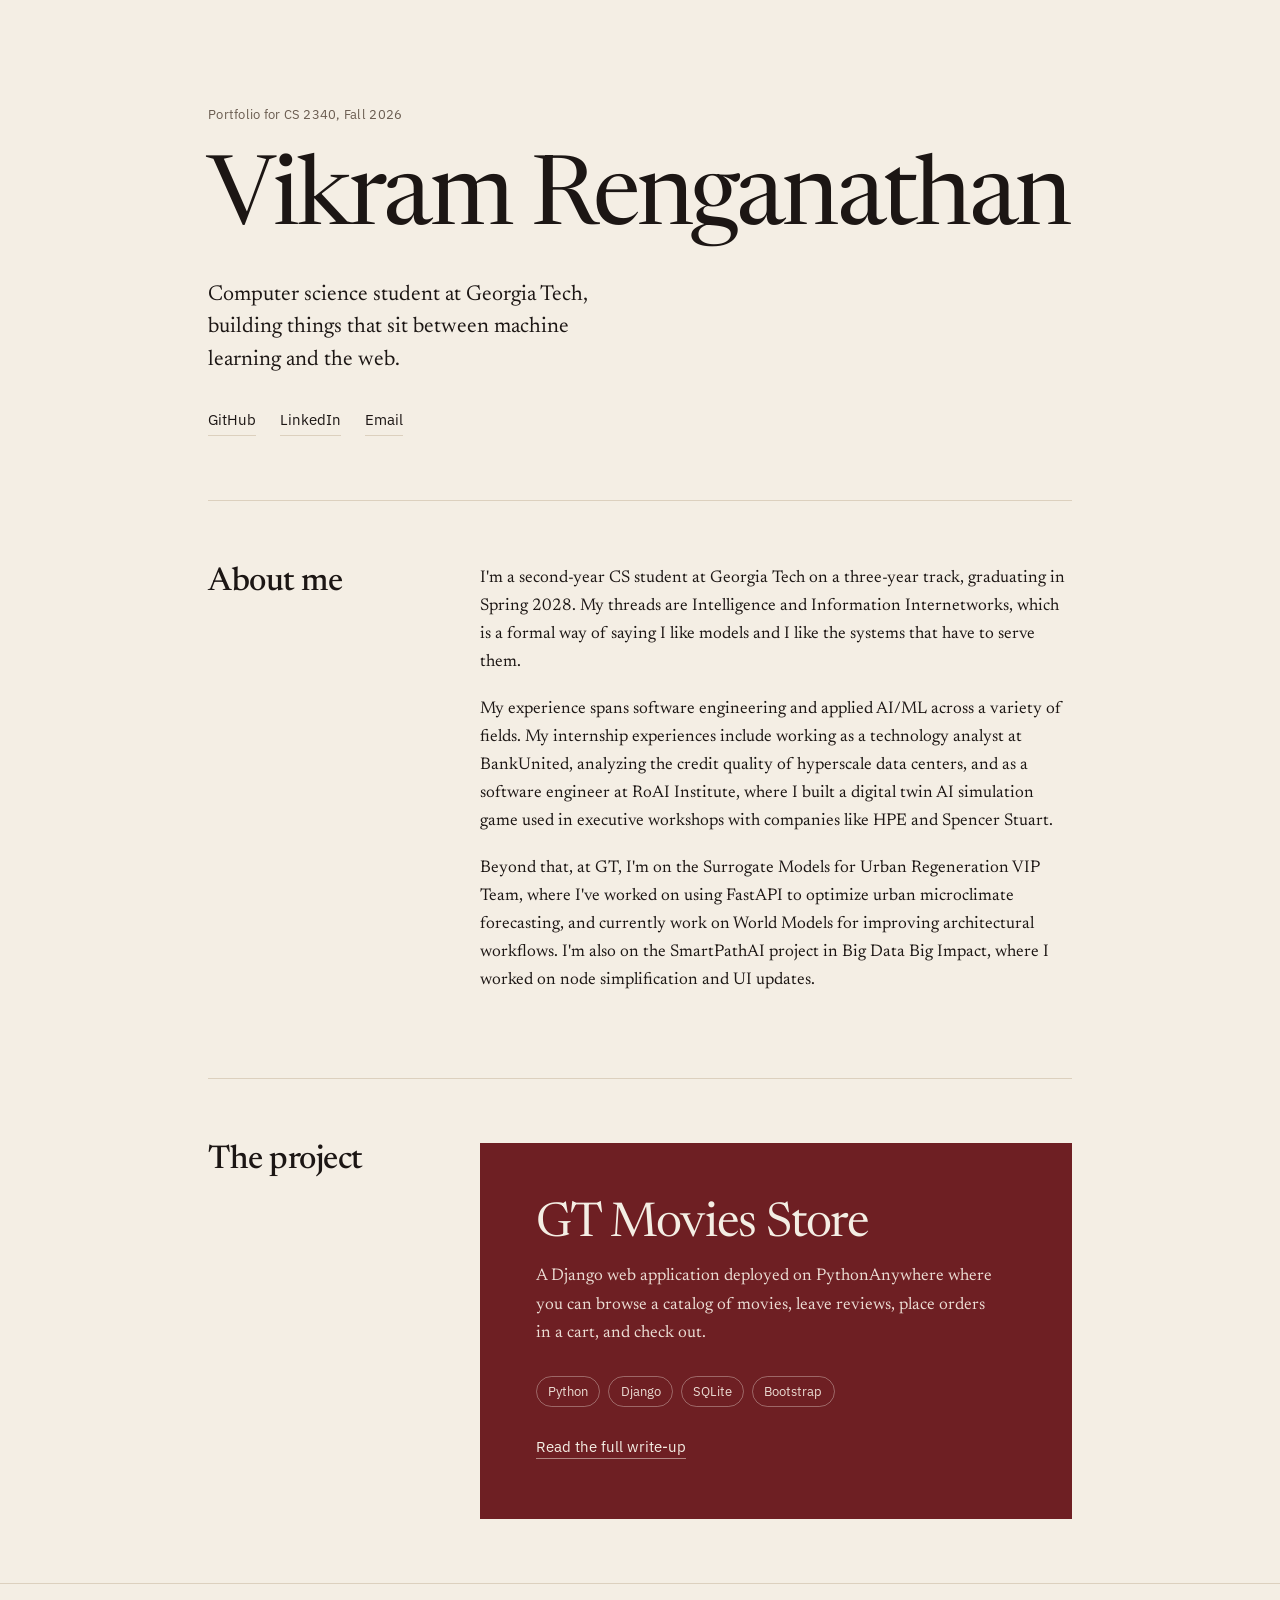
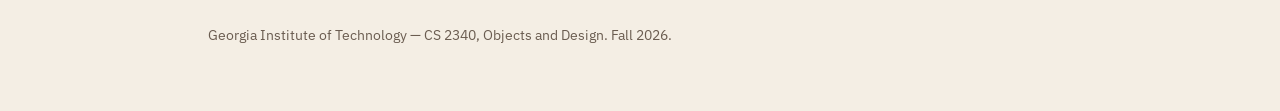
<file: index.html>
<!DOCTYPE html>
<html lang="en">
<head>
<meta charset="utf-8">
<meta name="viewport" content="width=device-width, initial-scale=1">
<title>Vikram Renganathan</title>
<meta name="description" content="Computer science student at Georgia Tech. Portfolio for CS 2340.">
<link rel="preconnect" href="https://fonts.googleapis.com">
<link rel="preconnect" href="https://fonts.gstatic.com" crossorigin>
<link href="https://fonts.googleapis.com/css2?family=Newsreader:ital,opsz,wght@0,6..72,400;0,6..72,500;1,6..72,400&family=IBM+Plex+Sans:wght@400;500&display=swap" rel="stylesheet">
<link rel="stylesheet" href="styles.css">
</head>
<body>

<div class="wrap">

  <header class="masthead">
    <p class="kicker">Portfolio for CS 2340, Fall 2026</p>
    <h1>Vikram Renganathan</h1>
    <p class="lede">Computer science student at Georgia Tech, building things that sit between machine learning and the web.</p>

    <!-- EDIT: your real links. Delete any you don't want. -->
    <nav class="links">
      <a href="https://github.com/viren108">GitHub</a>
      <a href="https://www.linkedin.com/in/vikram-renganathan-gt">LinkedIn</a>
      <a href="mailto:vrenganathan7@gatech.edu">Email</a>
    </nav>
  </header>

  <main>

    <section>
      <div class="section-grid">
        <h2>About me</h2>
        <div>
          <!-- EDIT: this is the rubric's "introduction of who you are". Keep it honest and short. -->
          <p>I'm a second-year CS student at Georgia Tech on a three-year track, graduating in Spring 2028. My threads are Intelligence and Information Internetworks, which is a formal way of saying I like models and I like the systems that have to serve them.</p>

          <p>My experience spans software engineering and applied AI/ML across a variety of fields. My internship experiences include working as a technology analyst at BankUnited, analyzing the credit quality of hyperscale data centers, and as a software engineer at RoAI Institute, where I built a digital twin AI simulation game used in executive workshops with companies like HPE and Spencer Stuart.</p>

          <p>Beyond that, at GT, I'm on the Surrogate Models for Urban Regeneration VIP Team, where I've worked on using FastAPI to optimize urban microclimate forecasting, and currently work on World Models for improving architectural workflows. I'm also on the SmartPathAI project in Big Data Big Impact, where I worked on node simplification and UI updates.</p>
        </div>
      </div>
    </section>

    <section>
      <div class="section-grid">
        <h2>The project</h2>
        <div>
          <a class="feature" href="gt-movies-store.html">
            <h3>GT Movies Store</h3>
            <p>A Django web application deployed on PythonAnywhere where you can browse a catalog of movies, leave reviews, place orders in a cart, and check out.</p>
            <ul class="stack">
              <li>Python</li>
              <li>Django</li>
              <li>SQLite</li>
              <li>Bootstrap</li>
            </ul>
            <span class="read">Read the full write-up</span>
          </a>
        </div>
      </div>
    </section>

  </main>
</div>

<footer>
  <div class="wrap">
    <p>Georgia Institute of Technology — CS 2340, Objects and Design. Fall 2026.</p>
  </div>
</footer>

</body>
</html>
</file>
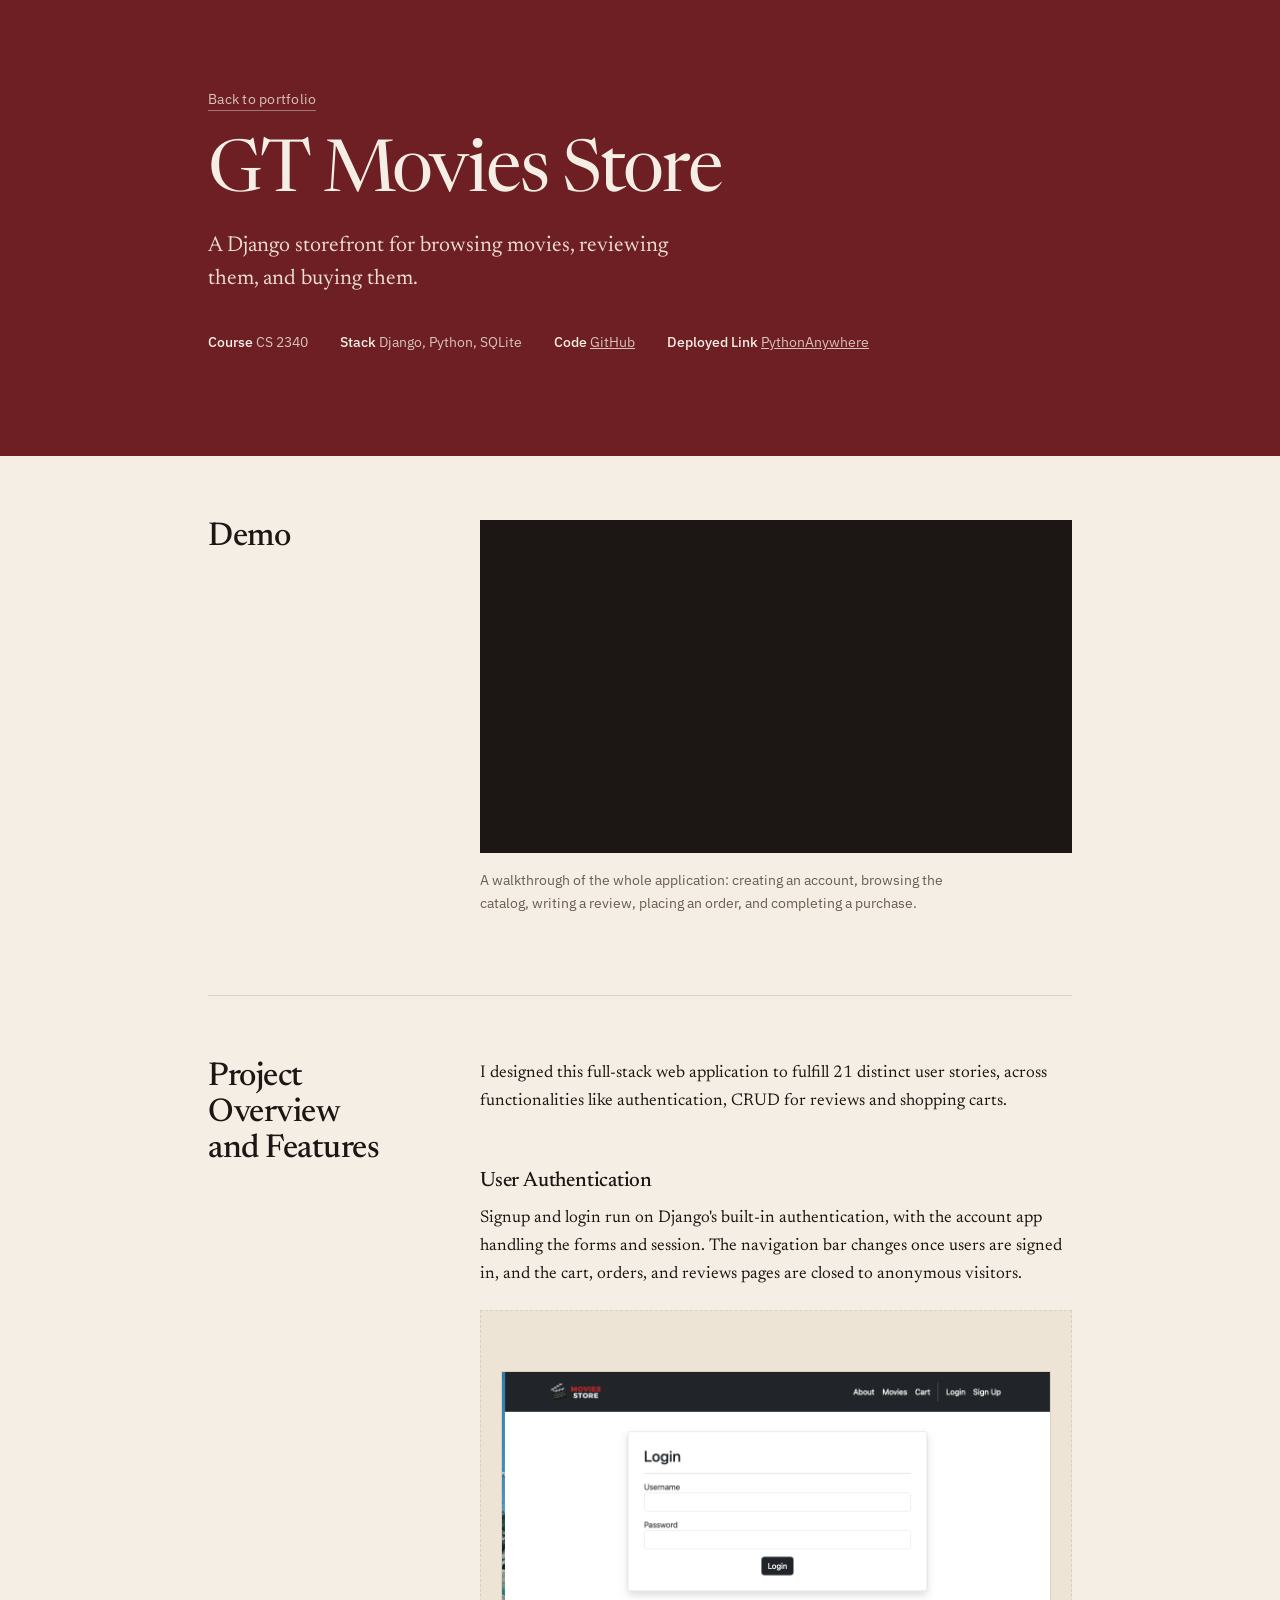
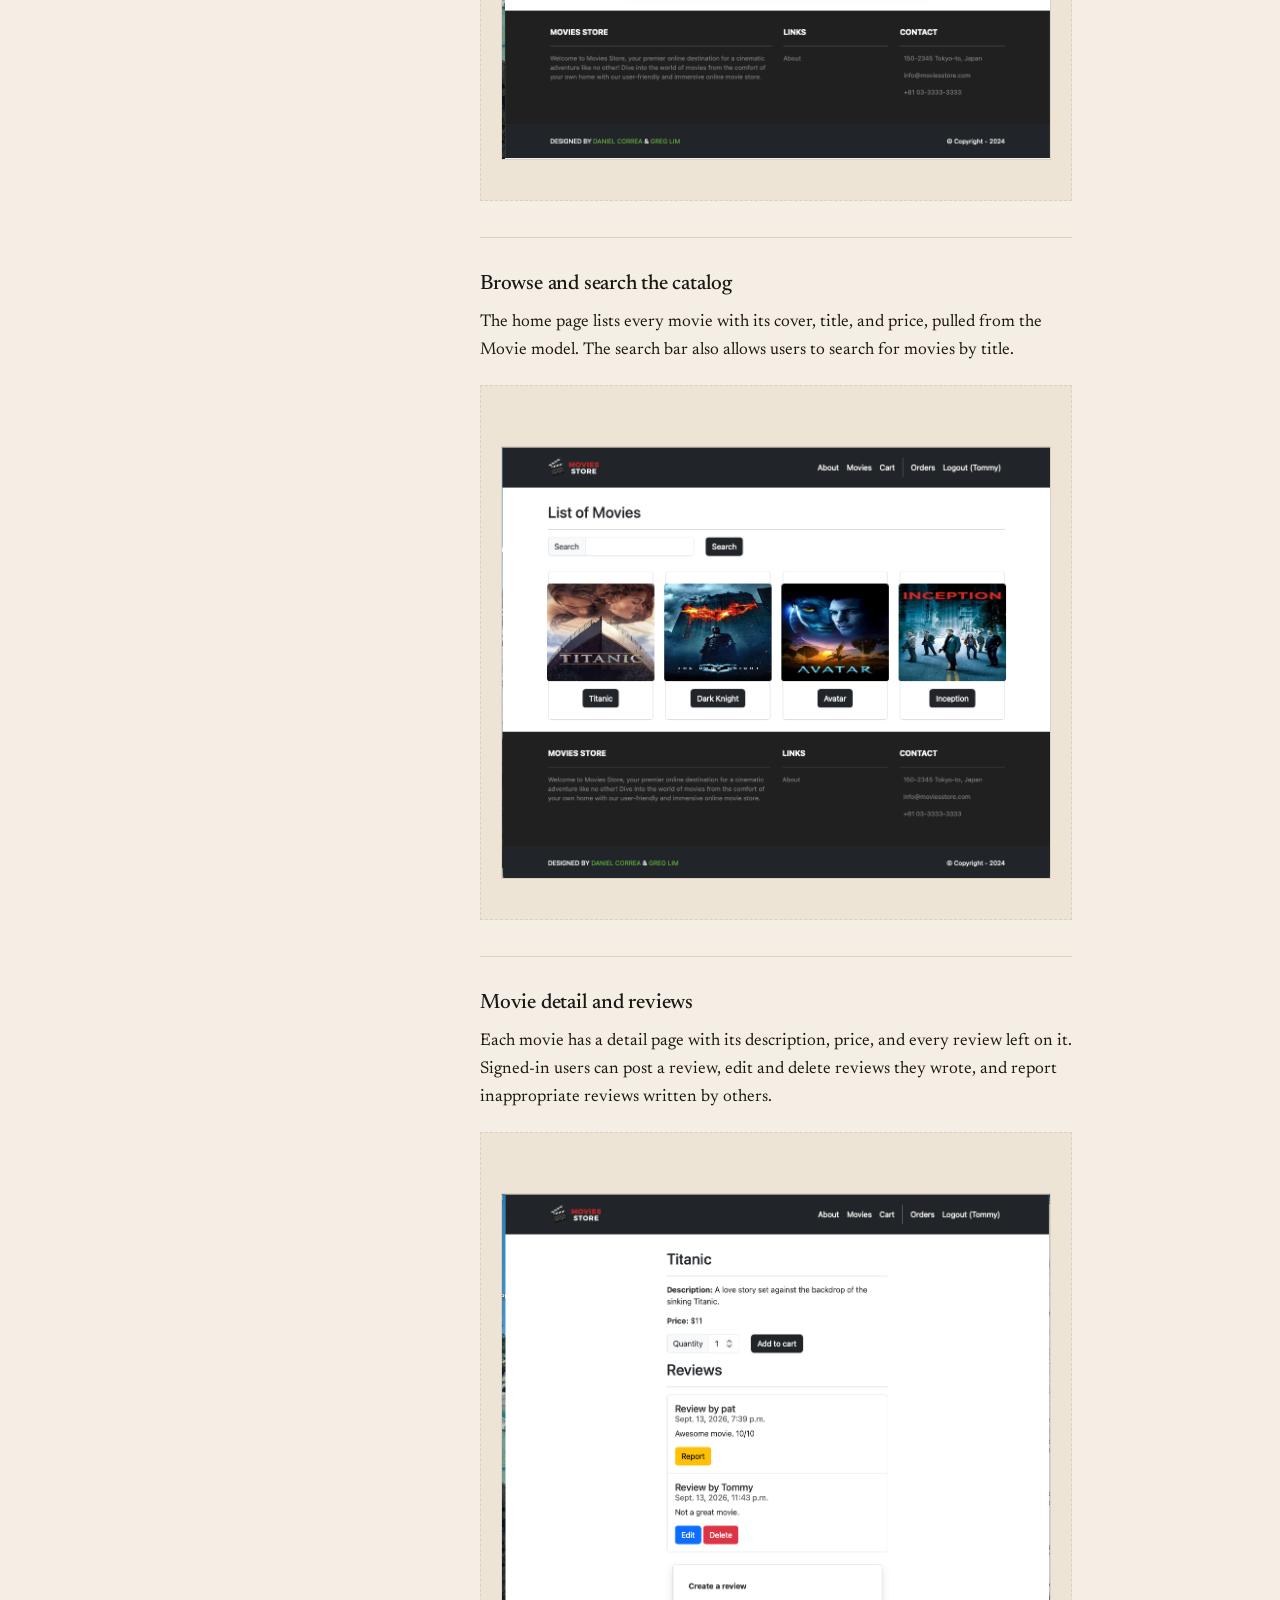
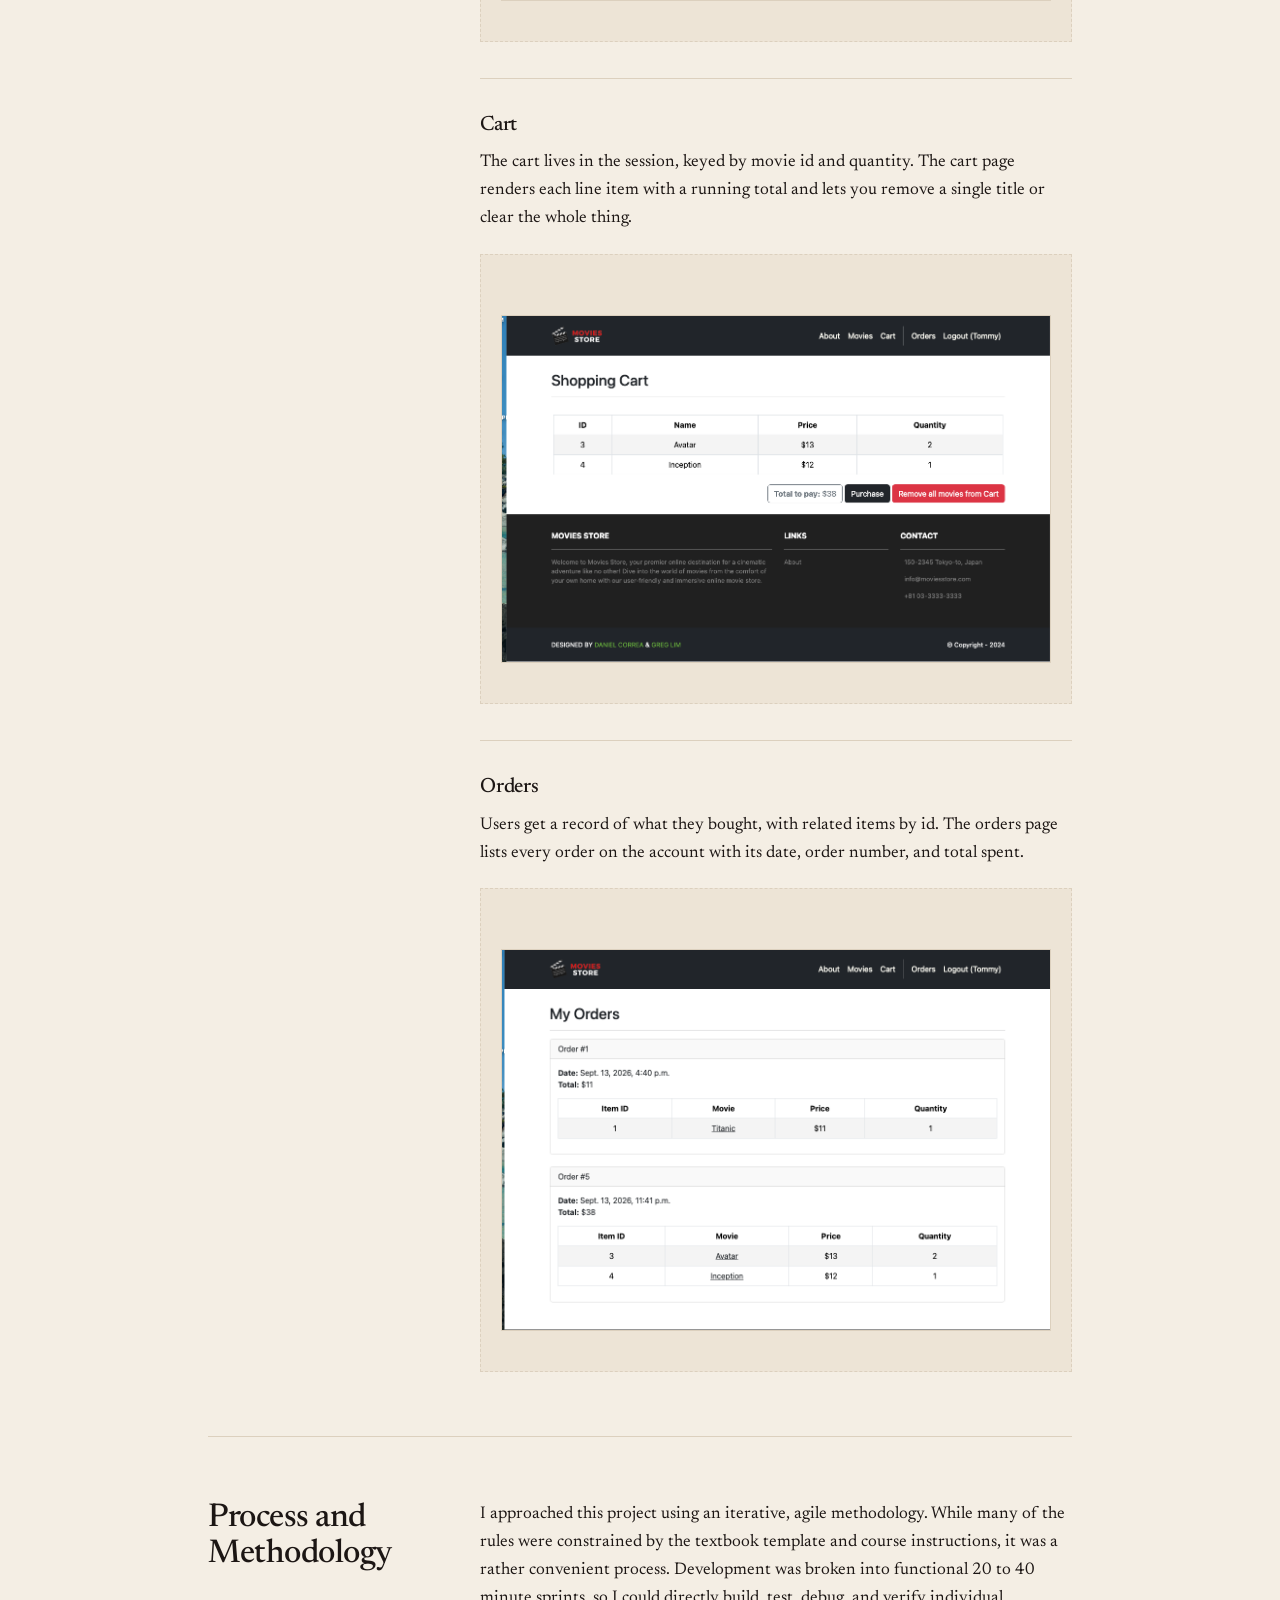
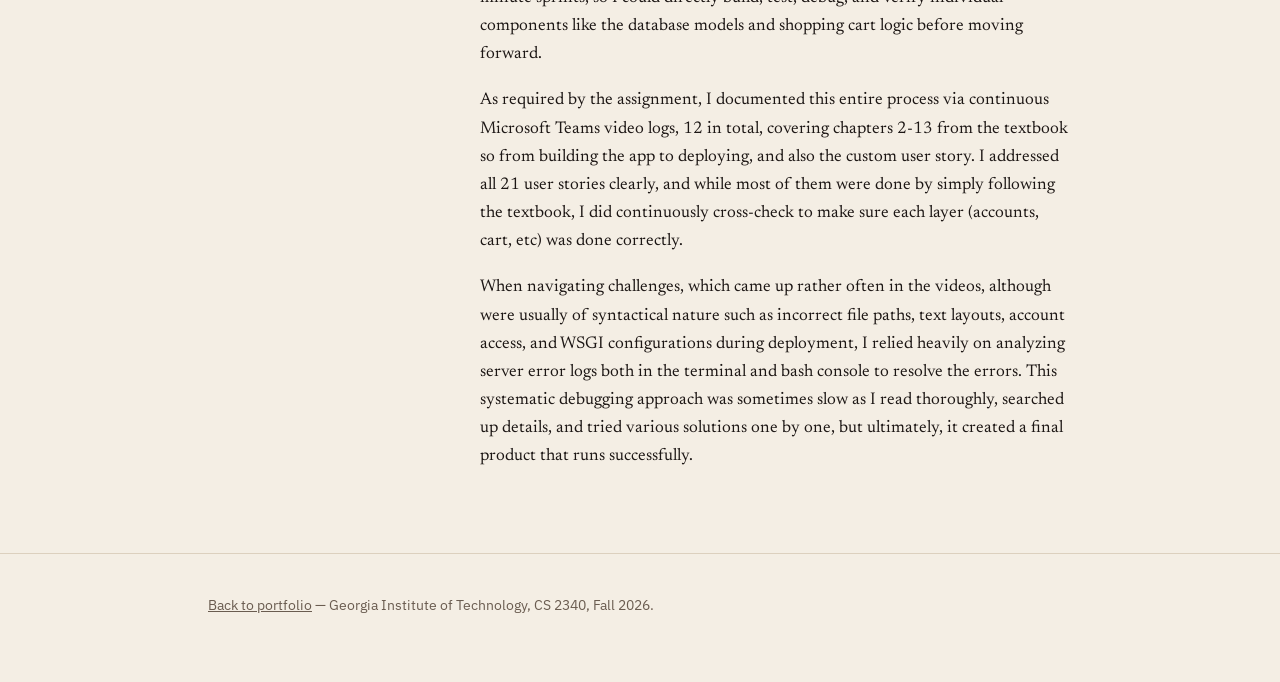
<file: gt-movies-store.html>
<!DOCTYPE html>
<html lang="en">
<head>
<meta charset="utf-8">
<meta name="viewport" content="width=device-width, initial-scale=1">
<title>GT Movies Store — Vikram Renganathan</title>
<meta name="description" content="A Django movie store built for CS 2340 at Georgia Tech.">
<link rel="preconnect" href="https://fonts.googleapis.com">
<link rel="preconnect" href="https://fonts.gstatic.com" crossorigin>
<link href="https://fonts.googleapis.com/css2?family=Newsreader:ital,opsz,wght@0,6..72,400;0,6..72,500;1,6..72,400&family=IBM+Plex+Sans:wght@400;500&display=swap" rel="stylesheet">
<link rel="stylesheet" href="styles.css">
</head>
<body>

<div class="project-hero">
  <div class="wrap">
    <p class="kicker"><a class="back" href="index.html">Back to portfolio</a></p>
    <h1>GT Movies Store</h1>
    <p class="lede">A Django storefront for browsing movies, reviewing them, and buying them.</p>
    <ul class="meta">
      <li><strong>Course</strong> CS 2340</li>
      <li><strong>Stack</strong> Django, Python, SQLite</li>
      <!-- EDIT: add a repo link here if the repository is public.-->
      <li><strong>Code</strong> <a href="https://github.com/viren108/CS2340_Project1">GitHub</a></li>
      <li><strong>Deployed Link</strong> <a href="https://djangoemperor.pythonanywhere.com">PythonAnywhere</a></li>
    </ul>
  </div>
</div>

<div class="wrap">
<main>

  <section style="border-top: 0;">
    <div class="section-grid">
      <h2>Demo</h2>
      <div>
        <!-- EDIT: replace VIDEO_ID with the id from your unlisted YouTube URL.
             https://www.youtube.com/watch?v=ABC123  ->  VIDEO_ID is ABC123 -->
        <div class="video">
          <iframe
            src="https://www.youtube.com/embed/DL2spMu6fes"
            title="GT Movies Store demo video"
            allow="accelerometer; clipboard-write; encrypted-media; picture-in-picture"
            allowfullscreen></iframe>
        </div>
        <p class="caption">A walkthrough of the whole application: creating an account, browsing the catalog, writing a review, placing an order, and completing a purchase.</p>
      </div>
    </div>
  </section>

  <section>
    <div class="section-grid">
      <h2>Project Overview and Features</h2>
      <div>
        <p>I designed this full-stack web application to fulfill 21 distinct user stories, across functionalities like authentication, CRUD for reviews and shopping carts.</p>

        <!-- EDIT each block below to match what you actually shipped.
             Delete any screen you didn't build; copy a block to add one. -->

        <div class="screen">
          <h3>User Authentication</h3>
          <p>Signup and login run on Django's built-in authentication, with the account app handling the forms and session. The navigation bar changes once users are signed in, and the cart, orders, and reviews pages are closed to anonymous visitors.</p>
          <div class="shot"><img src="login.png" alt="Login page"></div>
        </div>

        <div class="screen">
          <h3>Browse and search the catalog</h3>
          <p>The home page lists every movie with its cover, title, and price, pulled from the Movie model. The search bar also allows users to search for movies by title.</p>
          <div class="shot"><img src="catalog.png" alt="Movie catalog"></div>
        </div>

        <div class="screen">
          <h3>Movie detail and reviews</h3>
          <p>Each movie has a detail page with its description, price, and every review left on it. Signed-in users can post a review, edit and delete reviews they wrote, and report inappropriate reviews written by others.</p>
          <div class="shot"><img src="reviews.png" alt="Movie detail page with reviews"></div>
        </div>

        <div class="screen">
          <h3>Cart</h3>
          <p>The cart lives in the session, keyed by movie id and quantity. The cart page renders each line item with a running total and lets you remove a single title or clear the whole thing.</p>
          <div class="shot"><img src="cart.png" alt="Shopping cart"></div>
        </div>

        <div class="screen">
          <h3>Orders</h3>
          <p>Users get a record of what they bought, with related items by id. The orders page lists every order on the account with its date, order number, and total spent.</p>
          <div class="shot"><img src="orders.png" alt="Order history"></div>
        </div>

      </div>
    </div>
  </section>

  <section>
    <div class="section-grid">
      <h2>Process and Methodology</h2>
      <div>
        <!-- EDIT: this is the rubric's process section. Graders read this one properly.
             Say what you actually did, including what went wrong. -->

        <p>I approached this project using an iterative, agile methodology. While many of the rules were constrained by the textbook template and course instructions, it was a rather convenient process. Development was broken into functional 20 to 40 minute sprints, so I could directly build, test, debug, and verify individual components like the database models and shopping cart logic before moving forward.</p>

        <p>As required by the assignment, I documented this entire process via continuous Microsoft Teams video logs, 12 in total, covering chapters 2-13 from the textbook so from building the app to deploying, and also the custom user story. I addressed all 21 user stories clearly, and while most of them were done by simply following the textbook, I did continuously cross-check to make sure each layer (accounts, cart, etc) was done correctly.</p>

        <p>When navigating challenges, which came up rather often in the videos, although were usually of syntactical nature such as incorrect file paths, text layouts, account access, and WSGI configurations during deployment, I relied heavily on analyzing server error logs both in the terminal and bash console to resolve the errors. This systematic debugging approach was sometimes slow as I read thoroughly, searched up details, and tried various solutions one by one, but ultimately, it created a final product that runs successfully.</p>
      </div>
    </div>
  </section>

</main>
</div>

<footer>
  <div class="wrap">
    <p><a href="index.html">Back to portfolio</a> — Georgia Institute of Technology, CS 2340, Fall 2026.</p>
  </div>
</footer>

</body>
</html>
</file>
<file: styles.css>
/* ---------------------------------------------------------
   Portfolio styles — warm editorial / repertory cinema
   Edit colors in one place here.
   --------------------------------------------------------- */

:root {
  --paper:        #F4EEE4;
  --paper-sunk:   #EDE4D6;
  --ink:          #1C1614;
  --ink-soft:     #6A5C50;
  --oxblood:      #6E1F23;
  --oxblood-deep: #5A181C;
  --rule:         #DCD0BE;

  --serif: "Newsreader", Georgia, "Times New Roman", serif;
  --sans:  "IBM Plex Sans", system-ui, -apple-system, sans-serif;

  --measure: 64ch;
  --gutter: clamp(1.25rem, 5vw, 4rem);
}

*, *::before, *::after { box-sizing: border-box; }

html { -webkit-text-size-adjust: 100%; }

body {
  margin: 0;
  background: var(--paper);
  color: var(--ink);
  font-family: var(--serif);
  font-size: 1.0625rem;
  line-height: 1.65;
  font-optical-sizing: auto;
}

.wrap {
  max-width: 62rem;
  margin-inline: auto;
  padding-inline: var(--gutter);
}

/* --- type ------------------------------------------------ */

h1, h2, h3 {
  font-family: var(--serif);
  font-weight: 500;
  line-height: 1.1;
  letter-spacing: -0.015em;
  margin: 0;
  text-wrap: balance;
}

h2 {
  font-size: clamp(1.5rem, 3.2vw, 2.05rem);
  margin-bottom: 1.25rem;
}

h3 {
  font-size: 1.3rem;
  letter-spacing: -0.01em;
}

p { margin: 0 0 1.1em; max-width: var(--measure); }

a { color: inherit; }

.kicker {
  font-family: var(--sans);
  font-size: 0.8125rem;
  letter-spacing: 0.02em;
  color: var(--ink-soft);
  margin-bottom: 1.5rem;
}

.lede {
  font-size: clamp(1.15rem, 2.2vw, 1.35rem);
  line-height: 1.5;
  max-width: 34ch;
  color: var(--ink);
}

/* --- masthead -------------------------------------------- */

.masthead {
  padding-top: clamp(3rem, 9vw, 6.5rem);
  padding-bottom: clamp(2.5rem, 6vw, 4rem);
}

.masthead h1 {
  font-size: clamp(3rem, 10vw, 6rem);
  font-weight: 400;
  letter-spacing: -0.03em;
  margin-bottom: 1.5rem;
}

.links {
  font-family: var(--sans);
  font-size: 0.9375rem;
  display: flex;
  flex-wrap: wrap;
  gap: 1.5rem;
  margin-top: 2rem;
}

.links a {
  text-decoration: none;
  border-bottom: 1px solid var(--rule);
  padding-bottom: 2px;
  transition: border-color 0.15s ease;
}

.links a:hover { border-color: var(--oxblood); }

/* --- sections -------------------------------------------- */

section {
  padding-block: clamp(2.5rem, 6vw, 4rem);
  border-top: 1px solid var(--rule);
}

.section-grid {
  display: grid;
  grid-template-columns: minmax(0, 14rem) minmax(0, 1fr);
  gap: clamp(1rem, 4vw, 3rem);
  align-items: start;
}

@media (max-width: 44rem) {
  .section-grid { grid-template-columns: 1fr; }
}

/* --- the feature block (the one bold thing) -------------- */

.feature {
  display: block;
  background: var(--oxblood);
  color: var(--paper);
  text-decoration: none;
  padding: clamp(2rem, 5vw, 3.5rem);
  transition: background-color 0.2s ease;
}

.feature:hover,
.feature:focus-visible { background: var(--oxblood-deep); }

.feature h3 {
  font-size: clamp(2rem, 5.5vw, 3rem);
  font-weight: 400;
  letter-spacing: -0.025em;
  margin-bottom: 0.75rem;
}

.feature p {
  max-width: 46ch;
  color: #EBDCD3;
  margin-bottom: 1.75rem;
}

.feature .read {
  font-family: var(--sans);
  font-size: 0.9375rem;
  border-bottom: 1px solid rgba(244, 238, 228, 0.5);
  padding-bottom: 2px;
}

/* --- stack chips ----------------------------------------- */

.stack {
  list-style: none;
  display: flex;
  flex-wrap: wrap;
  gap: 0.5rem;
  padding: 0;
  margin: 0 0 1.75rem;
  font-family: var(--sans);
  font-size: 0.8125rem;
}

.stack li {
  border: 1px solid var(--rule);
  color: var(--ink-soft);
  padding: 0.25rem 0.7rem;
  border-radius: 999px;
}

.feature .stack li {
  border-color: rgba(244, 238, 228, 0.35);
  color: #EBDCD3;
}

/* --- project page hero ----------------------------------- */

.project-hero {
  background: var(--oxblood);
  color: var(--paper);
  padding-block: clamp(3rem, 8vw, 5.5rem);
}

.project-hero h1 {
  font-size: clamp(2.5rem, 7vw, 4.5rem);
  font-weight: 400;
  letter-spacing: -0.03em;
  margin-bottom: 1rem;
}

.project-hero .lede { color: #EBDCD3; max-width: 40ch; }

.project-hero .back {
  font-family: var(--sans);
  font-size: 0.875rem;
  color: #D8C3BC;
  text-decoration: none;
  border-bottom: 1px solid rgba(244, 238, 228, 0.4);
  padding-bottom: 2px;
}

.meta {
  font-family: var(--sans);
  font-size: 0.875rem;
  color: #D8C3BC;
  display: flex;
  flex-wrap: wrap;
  gap: 0.4rem 2rem;
  margin-top: 2.25rem;
  padding: 0;
  list-style: none;
}

.meta strong { font-weight: 500; color: var(--paper); }

/* --- video ----------------------------------------------- */

.video {
  position: relative;
  aspect-ratio: 16 / 9;
  background: var(--ink);
  margin-bottom: 1rem;
}

.video iframe {
  position: absolute;
  inset: 0;
  width: 100%;
  height: 100%;
  border: 0;
}

.caption {
  font-family: var(--sans);
  font-size: 0.875rem;
  color: var(--ink-soft);
  max-width: var(--measure);
}

/* --- screens --------------------------------------------- */

.screen {
  padding-block: 2.25rem;
  border-bottom: 1px solid var(--rule);
}

.screen:last-of-type { border-bottom: 0; padding-bottom: 0; }

.screen h3 { margin-bottom: 0.75rem; }

.story {
  margin: 0 0 1rem;
  padding-left: 1.25rem;
  border-left: 3px solid var(--oxblood);
  font-style: italic;
  color: var(--ink-soft);
  max-width: 52ch;
}

.story p { margin: 0; }

/* Screenshot slot — replace the div with <img src="..." alt="..."> */
.shot {
  margin-top: 1.25rem;
  border: 1px dashed var(--rule);
  background: var(--paper-sunk);
  color: var(--ink-soft);
  font-family: var(--sans);
  font-size: 0.875rem;
  padding: 2.5rem 1.25rem;
  text-align: center;
}

.screen img {
  display: block;
  width: 100%;
  height: auto;
  margin-top: 1.25rem;
  border: 1px solid var(--rule);
}

/* --- footer ---------------------------------------------- */

footer {
  border-top: 1px solid var(--rule);
  padding-block: 2.5rem 4rem;
  font-family: var(--sans);
  font-size: 0.875rem;
  color: var(--ink-soft);
}

footer p { max-width: none; margin: 0; }

/* --- a11y ------------------------------------------------ */

:focus-visible {
  outline: 2px solid var(--oxblood);
  outline-offset: 3px;
}

.feature:focus-visible { outline-color: var(--ink); }

@media (prefers-reduced-motion: reduce) {
  * { transition-duration: 0.01ms !important; }
}
</file>
